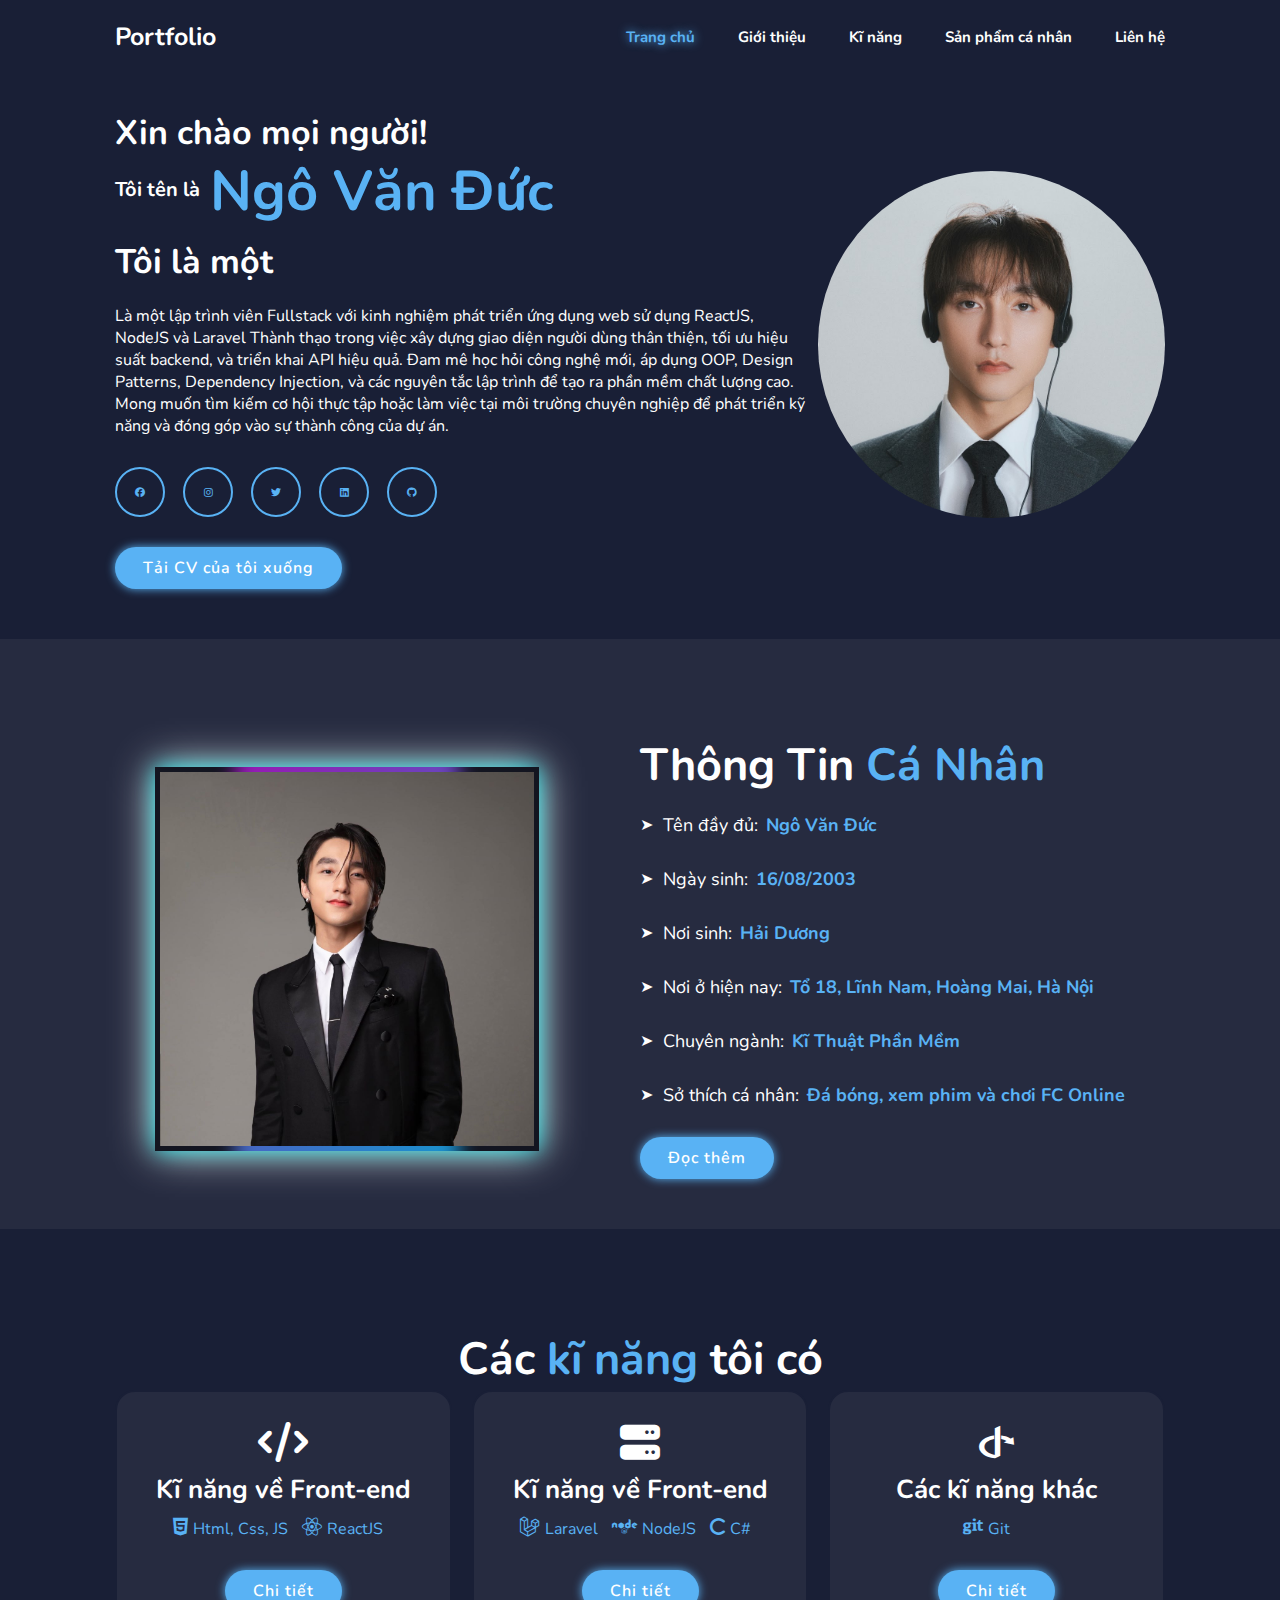
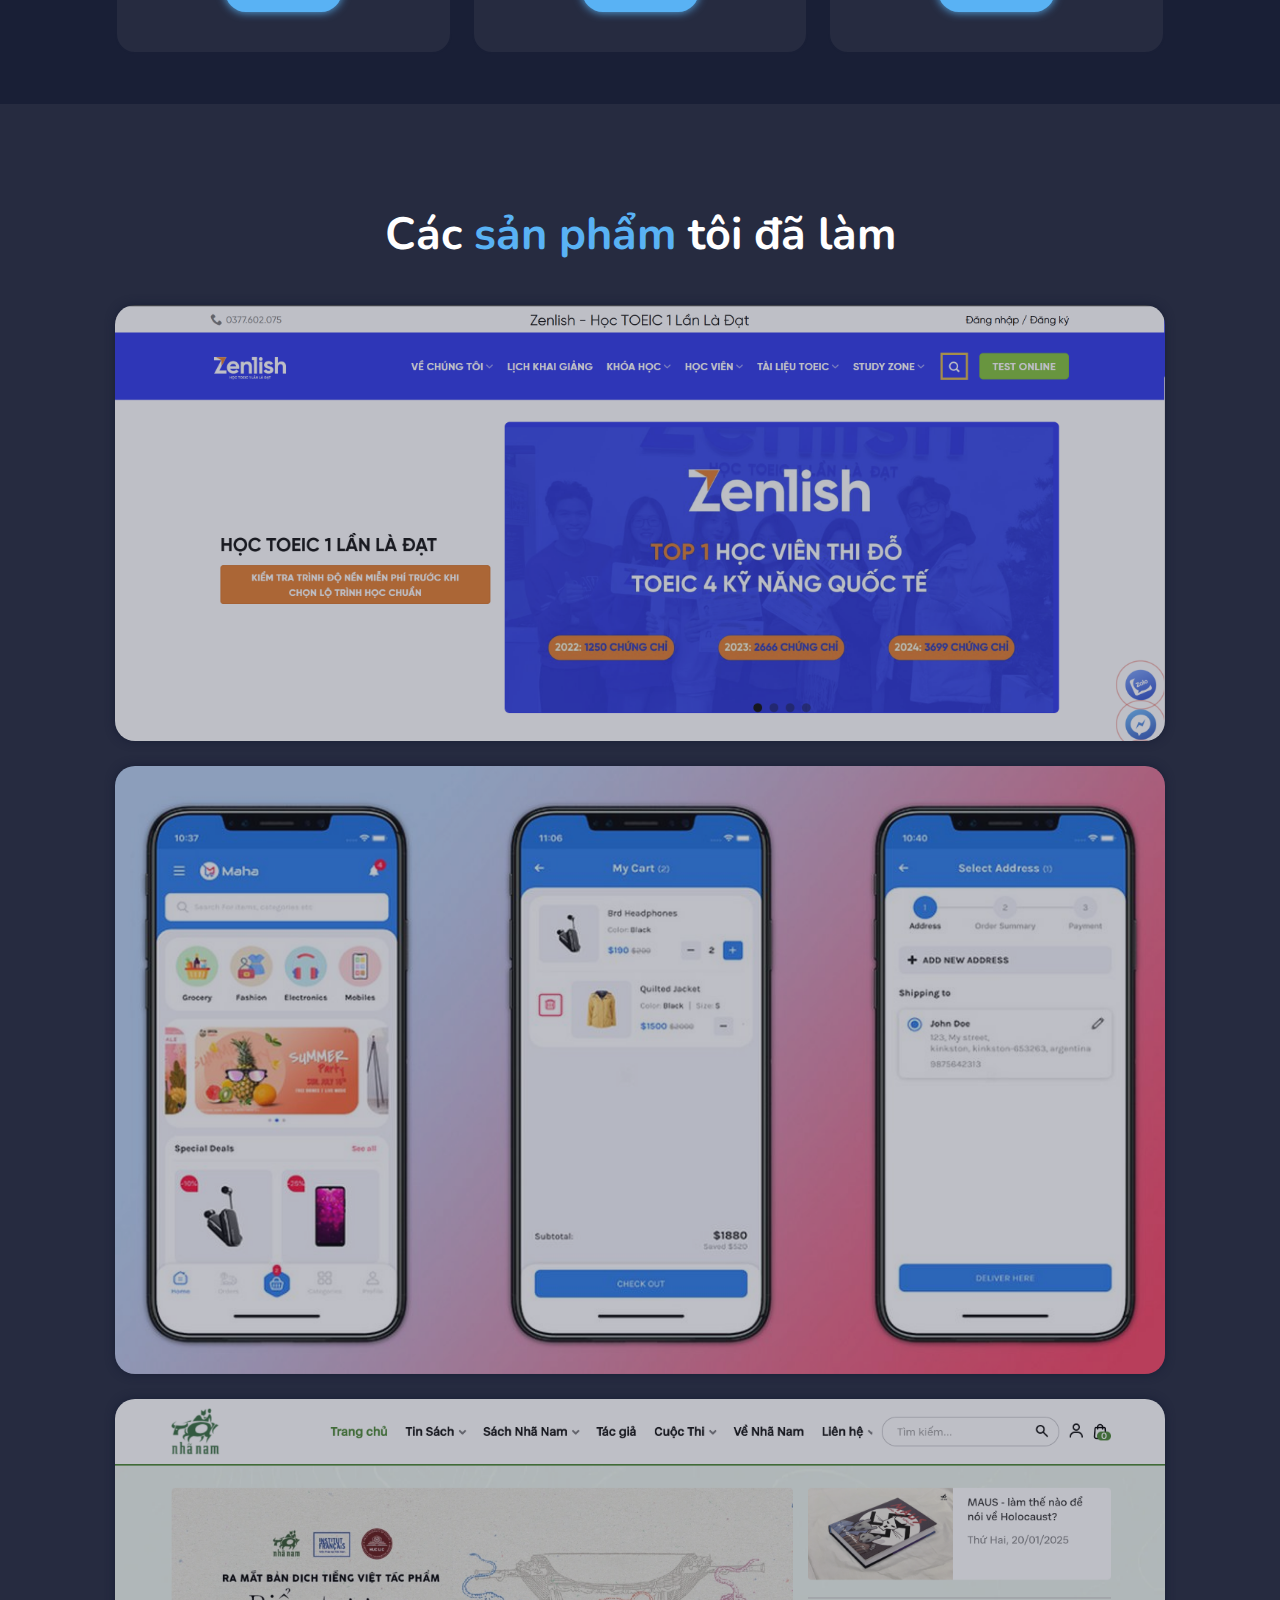
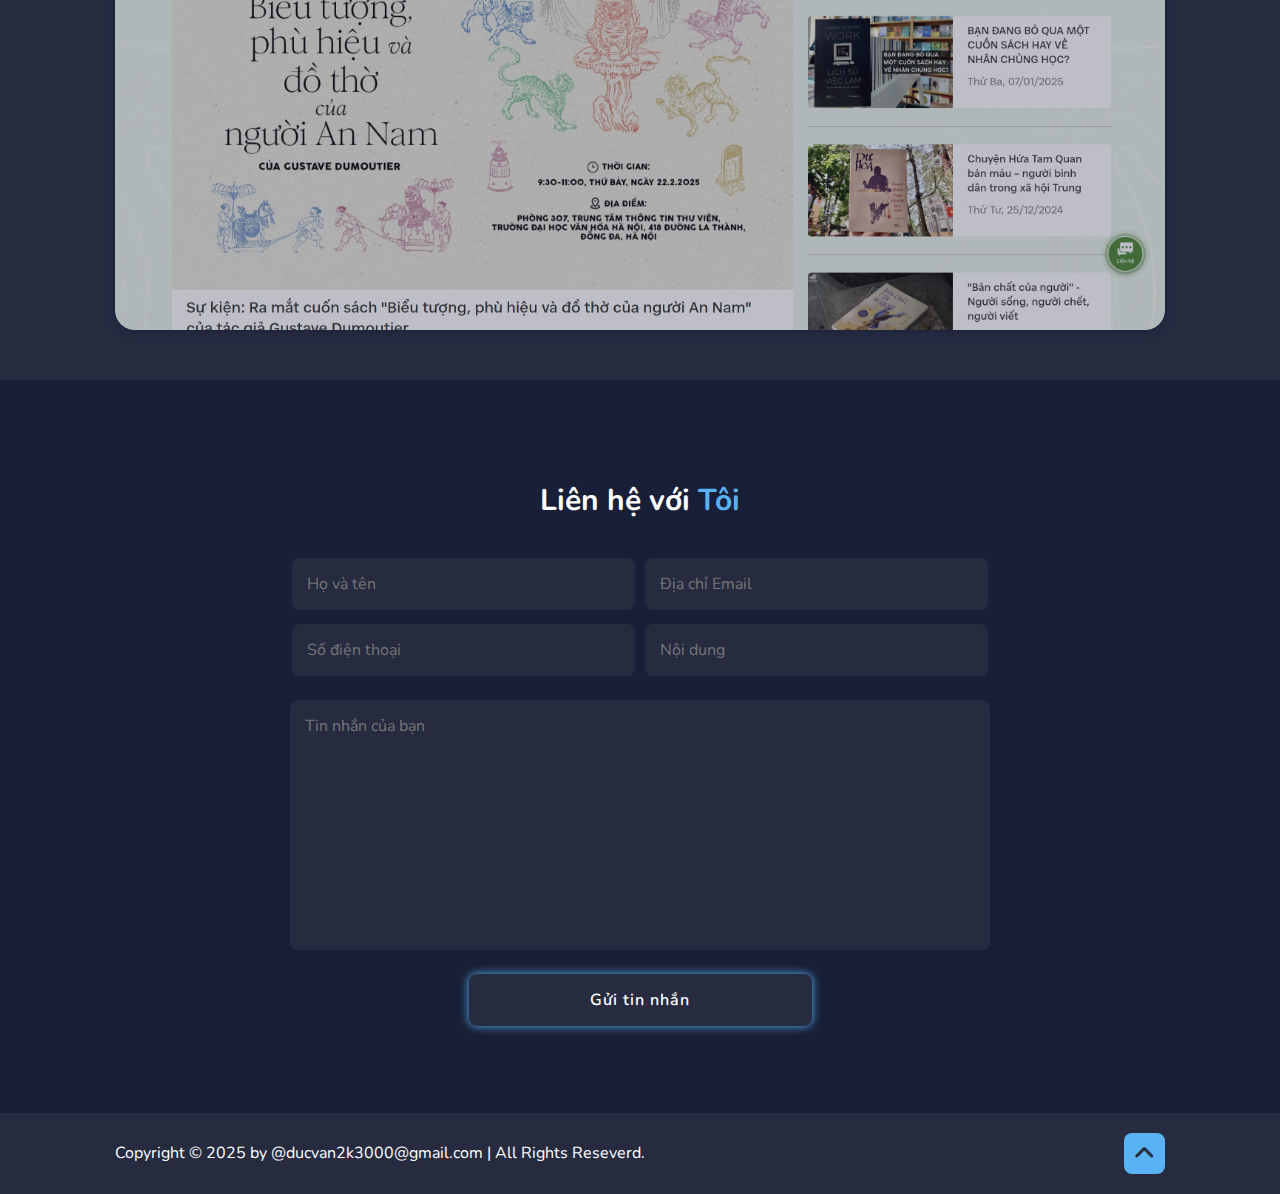
<file: index.html>
<!DOCTYPE html>
<html lang="en">
  <head>
    <meta charset="UTF-8" />
    <meta name="viewport" content="width=device-width, initial-scale=1.0" />
    <meta name="description" content="Portfolio của Developer chuyên nghiệp" />
    <meta
      name="keywords"
      content="Portfolio, Developer, Front-end, Thực tập sinh" />
    <meta name="robots" content="index, follow" />
    <link rel="stylesheet" href="./css/styles.css" />
    <link
      rel="stylesheet"
      href="https://cdnjs.cloudflare.com/ajax/libs/font-awesome/6.7.2/css/all.min.css"
      integrity="sha512-Evv84Mr4kqVGRNSgIGL/F/aIDqQb7xQ2vcrdIwxfjThSH8CSR7PBEakCr51Ck+w+/U6swU2Im1vVX0SVk9ABhg=="
      crossorigin="anonymous"
      referrerpolicy="no-referrer" />
    <title>Chào mừng đến với Portfolio của Ngô Văn Đức</title>
  </head>

  <body>
    <header class="header">
      <div class="logo_nav">
        <a href="#" class="logo">Portfolio</a>
      </div>
      <i class="fa-solid fa-bars menu_icon" id="menu_icon"></i>
      <nav class="navbar">
        <a href="#home" class="active">Trang chủ</a>
        <a href="#about" class="">Giới thiệu</a>
        <a href="#service" class="">Kĩ năng</a>
        <a href="#portfolio" class="">Sản phẩm cá nhân</a>
        <a href="#contact" class="">Liên hệ</a>
      </nav>
    </header>

    <section class="home" id="home">
      <div class="home_content">
        <h3>Xin chào mọi người!</h3>
        <div class="name_user">
          <h3>Tôi tên là</h3>
          <h1>Ngô Văn Đức</h1>
        </div>
        <h3 class="typing_text">Tôi là một <span></span></h3>
        <p>
          Là một lập trình viên Fullstack với kinh nghiệm phát triển ứng dụng
          web sử dụng ReactJS, NodeJS và Laravel Thành thạo trong việc xây dựng
          giao diện người dùng thân thiện, tối ưu hiệu suất backend, và triển
          khai API hiệu quả. Đam mê học hỏi công nghệ mới, áp dụng OOP, Design
          Patterns, Dependency Injection, và các nguyên tắc lập trình để tạo ra
          phần mềm chất lượng cao. Mong muốn tìm kiếm cơ hội thực tập hoặc làm
          việc tại môi trường chuyên nghiệp để phát triển kỹ năng và đóng góp
          vào sự thành công của dự án.
        </p>
        <div class="social_media">
          <a href="#" class=""><i class="fa-brands fa-facebook"></i></a>
          <a href="#" class=""><i class="fa-brands fa-instagram"></i></a>
          <a href="#" class=""><i class="fa-brands fa-twitter"></i></a>
          <a href="#" class=""><i class="fa-brands fa-linkedin"></i></a>
          <a href="#" class=""><i class="fa-brands fa-github"></i></a>
        </div>
        <a href="#" class="btn">Tải CV của tôi xuống</a>
      </div>

      <div class="home_img">
        <img src="./assets/avatar 4.jpg" alt="avatar-portfolio" />
      </div>
    </section>

    <section class="about" id="about">
      <div class="about_img">
        <div class="about_loading_img">
          <img src="./assets/avatar ab.jpg" alt="avatar-about" />
        </div>
      </div>
      <div class="about_content">
        <h2 class="heading_about">Thông Tin <span>Cá Nhân</span></h2>
        <ul>
          <li>Tên đầy đủ: <span>Ngô Văn Đức</span></li>
          <li>Ngày sinh: <span>16/08/2003</span></li>
          <li>Nơi sinh: <span>Hải Dương</span></li>
          <li>
            Nơi ở hiện nay: <span>Tổ 18, Lĩnh Nam, Hoàng Mai, Hà Nội</span>
          </li>
          <li>Chuyên ngành: <span>Kĩ Thuật Phần Mềm</span></li>
          <li>
            Sở thích cá nhân:
            <span>Đá bóng, xem phim và chơi FC Online </span>
          </li>
        </ul>
        <a href="#" class="btn">Đọc thêm</a>
      </div>
    </section>

    <section class="service" id="service">
      <h2 class="heading_about">Các <span>kĩ năng</span> tôi có</h2>
      <div class="service_container">
        <div class="service_box">
          <i class="fa-solid fa-code iconic"></i>
          <h3>Kĩ năng về Front-end</h3>
          <p>
            <span><i class="fa-brands fa-html5"></i>Html, Css, JS</span>
            <span><i class="fa-brands fa-react"></i>ReactJS</span>
          </p>
          <a href="#" class="btn">Chi tiết</a>
        </div>
        <div class="service_box">
          <i class="fa-solid fa-server iconic"></i>
          <h3>Kĩ năng về Front-end</h3>

          <p>
            <span><i class="fa-brands fa-laravel"></i>Laravel</span>
            <span><i class="fa-brands fa-node"></i>NodeJS</span>
            <span><i class="fa-solid fa-c"></i>C#</span>
          </p>
          <a href="#" class="btn">Chi tiết</a>
        </div>
        <div class="service_box">
          <i class="fa-brands fa-openid iconic"></i>
          <h3>Các kĩ năng khác</h3>
          <p>
            <span><i class="fa-brands fa-git"></i>Git</span>
            <span></span>
          </p>
          <a href="#" class="btn">Chi tiết</a>
        </div>
      </div>
    </section>

    <section class="portfolio" id="portfolio">
      <h2 class="heading_about">Các <span>sản phẩm</span> tôi đã làm</h2>
      <div class="portfolio_container">
        <div class="portfolio_box">
          <img src="./assets/portfolio 1.png" alt="portfolio-1" />
          <div class="portfolio_layer">
            <h4>Web học và thi Toeic Zenlish</h4>
            <p>
              Zenlish là một nền tảng học và luyện thi TOEIC hiệu quả, giúp
              người dùng nâng cao kỹ năng tiếng Anh thông qua hệ thống bài
              giảng, bài tập và đề thi thử chuẩn TOEIC. Website cung cấp lộ
              trình học bài bản, phân tích chi tiết kết quả làm bài, cùng các
              mẹo hữu ích để cải thiện điểm số.
            </p>
            <a href="#">
              <i class="fa-solid fa-up-right-from-square"></i>
            </a>
          </div>
        </div>
        <div class="portfolio_box">
          <img src="./assets/portfolio 3.png" alt="portfolio-1" />
          <div class="portfolio_layer">
            <h4>Ứng dụng di động kinh doanh đồ công nghệ</h4>
            <p>
              Ứng dụng mua sắm công nghệ thông minh, mang đến trải nghiệm mua
              sắm tiện lợi với các sản phẩm điện thoại, laptop, phụ kiện và
              thiết bị thông minh. Giao diện trực quan, cập nhật nhanh các
              chương trình khuyến mãi, cùng tính năng thanh toán an toàn, giúp
              bạn mua sắm dễ dàng chỉ với vài thao tác
            </p>
            <a href="#">
              <i class="fa-solid fa-up-right-from-square"></i>
            </a>
          </div>
        </div>
        <div class="portfolio_box">
          <img src="./assets/portfolio 2.png" alt="portfolio-1" />
          <div class="portfolio_layer">
            <h4>Web bán sách Nhã Nam</h4>
            <p>
              Nền tảng mua sắm sách trực tuyến cung cấp hàng ngàn đầu sách đa
              dạng từ giáo trình, sách kỹ năng, đến tiểu thuyết, truyện tranh.
              Giao diện thân thiện, tìm kiếm nhanh chóng, cùng chính sách giao
              hàng linh hoạt giúp bạn dễ dàng sở hữu những cuốn sách yêu thích.
            </p>
            <a href="#">
              <i class="fa-solid fa-up-right-from-square"></i>
            </a>
          </div>
        </div>
      </div>
    </section>

    <section class="contact" id="contact">
      <h2>Liên hệ với <span>Tôi</span></h2>
      <form action="#">
        <div class="input_box">
          <input type="text" placeholder="Họ và tên" />
          <input type="text" placeholder="Địa chỉ Email" />
        </div>
        <div class="input_box">
          <input type="number" placeholder="Số điện thoại" />
          <input type="text" placeholder="Nội dung" />
          <textarea
            name=""
            id=""
            cols="30"
            rows="10"
            placeholder="Tin nhắn của bạn"></textarea>
          <input type="submit" value="Gửi tin nhắn" class="btn" />
        </div>
      </form>
    </section>

    <section class="footer">
      <div class="footer_text">
        <p>
          Copyright &copy; 2025 by @ducvan2k3000@gmail.com | All Rights
          Reseverd.
        </p>
      </div>
      <div class="footer_icon">
        <a href="#home">
          <i class="fa-solid fa-angle-up"></i>
        </a>
      </div>
    </section>

    <script src="./scripts/script.js"></script>
  </body>
</html>
</file>
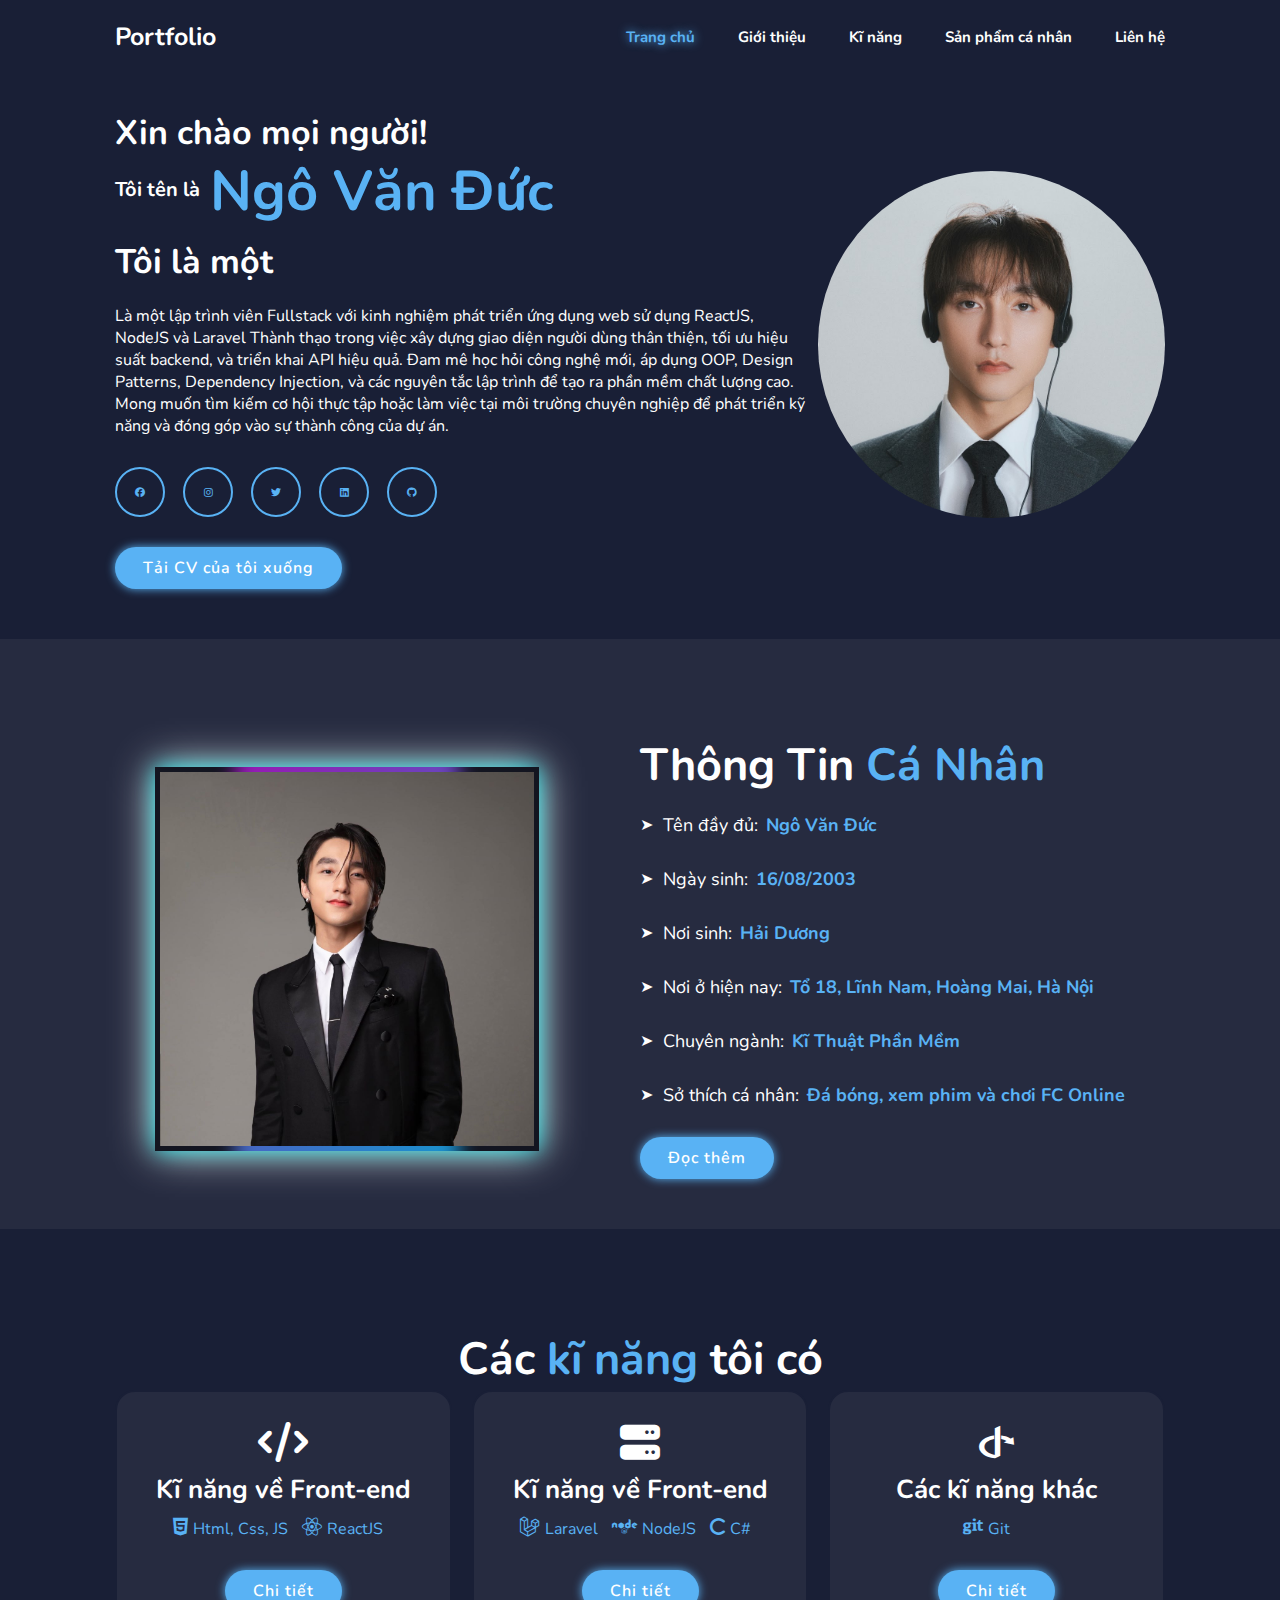
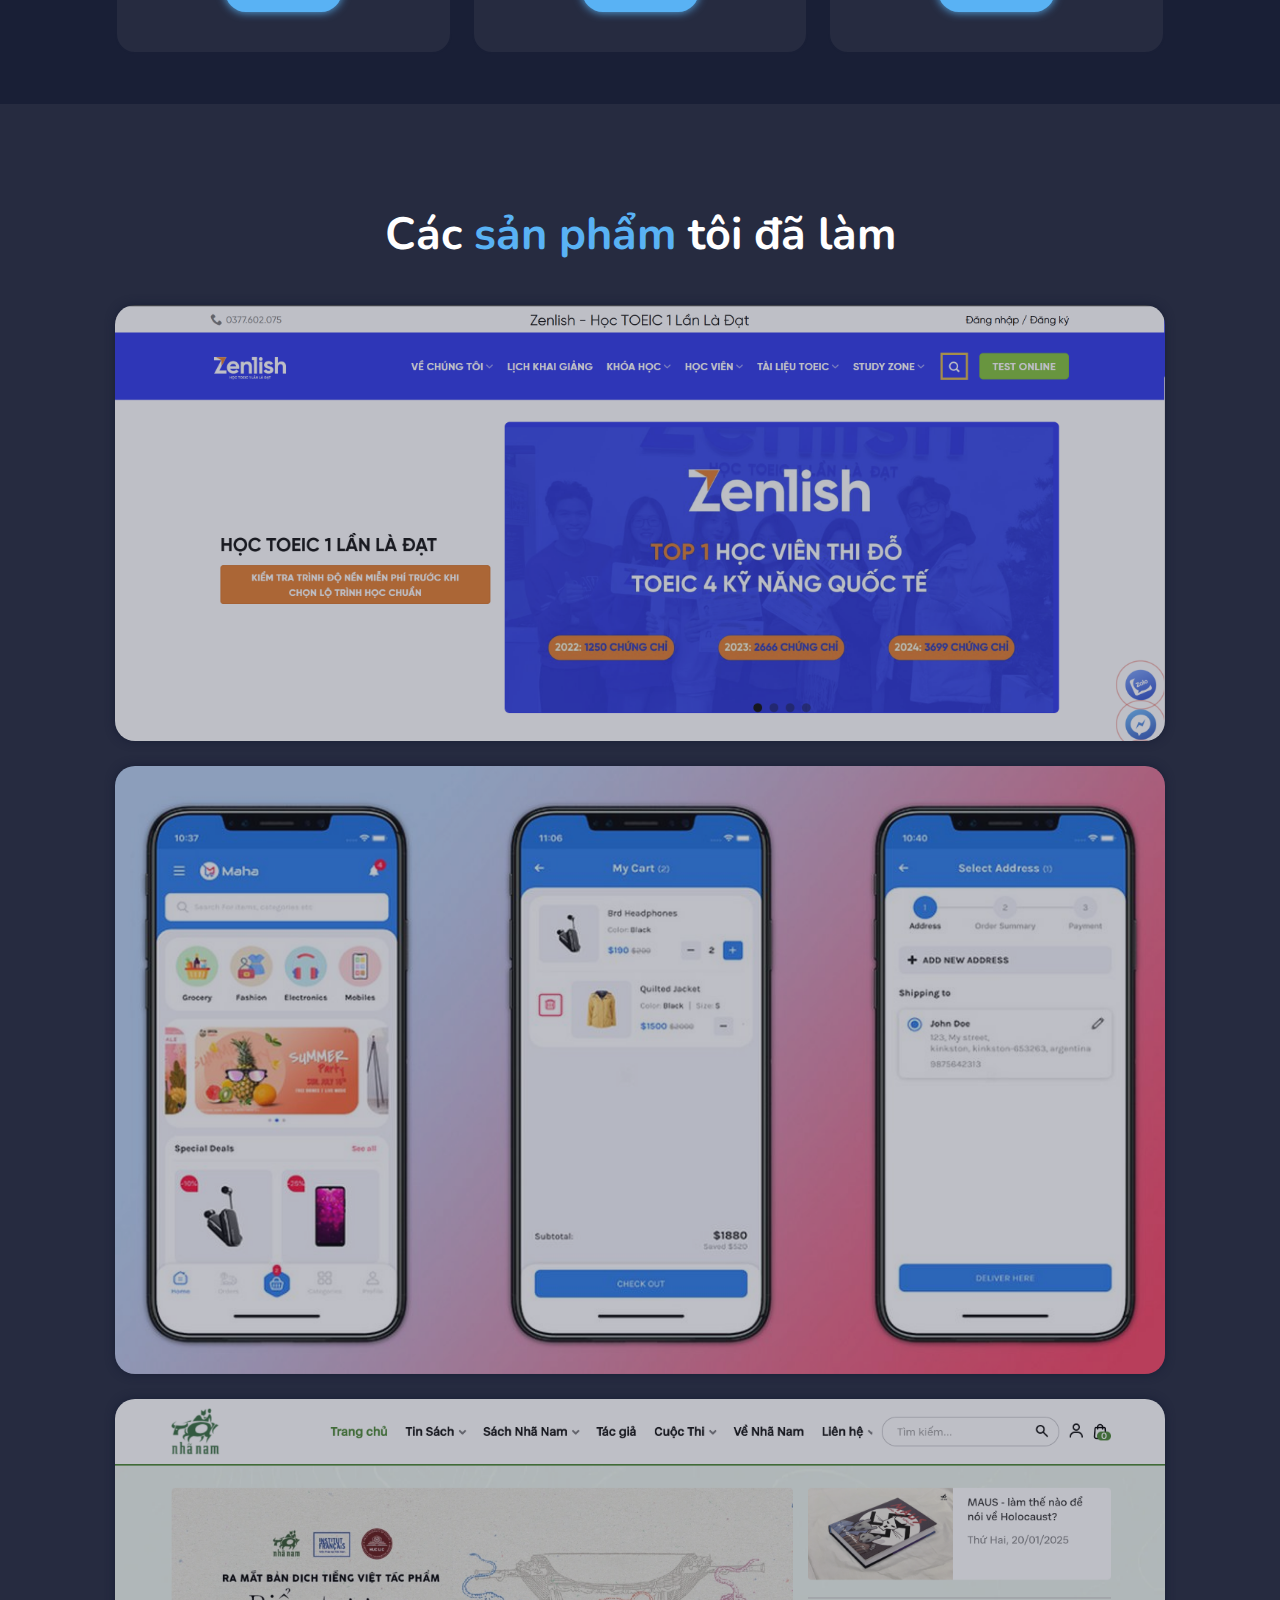
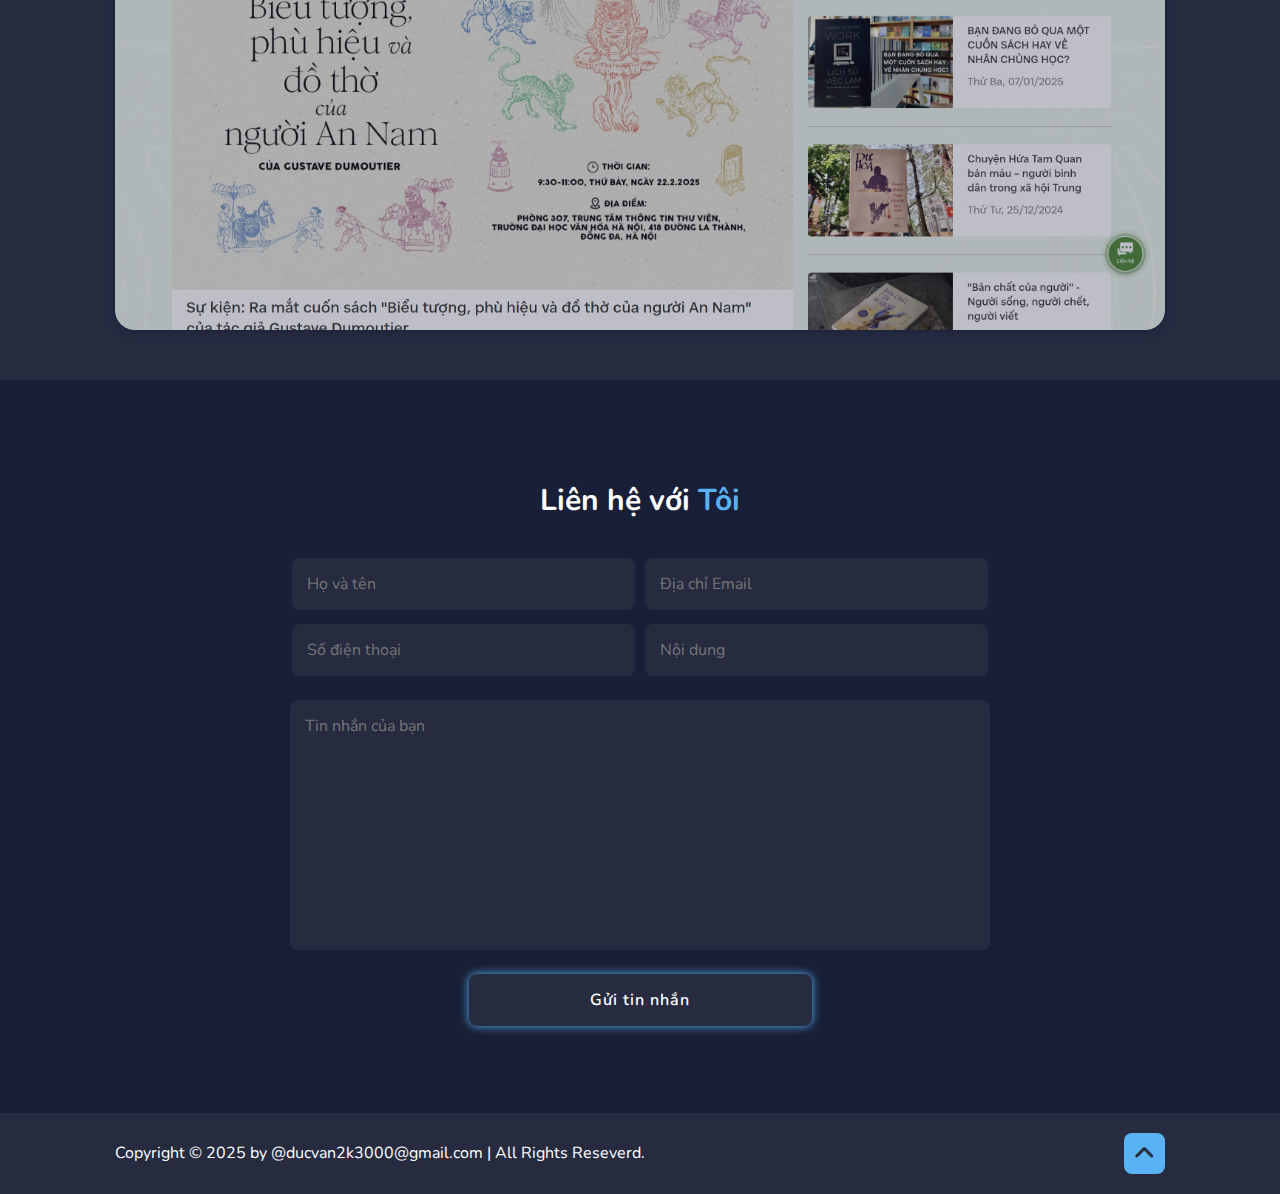
<file: home.html>
<!DOCTYPE html>
<html lang="en">
  <head>
    <meta charset="UTF-8" />
    <meta name="viewport" content="width=device-width, initial-scale=1.0" />
    <meta name="description" content="Portfolio của Developer chuyên nghiệp" />
    <meta
      name="keywords"
      content="Portfolio, Developer, Front-end, Thực tập sinh" />
    <meta name="robots" content="index, follow" />
    <link rel="stylesheet" href="/css/styles.css" />
    <link
      rel="stylesheet"
      href="https://cdnjs.cloudflare.com/ajax/libs/font-awesome/6.7.2/css/all.min.css"
      integrity="sha512-Evv84Mr4kqVGRNSgIGL/F/aIDqQb7xQ2vcrdIwxfjThSH8CSR7PBEakCr51Ck+w+/U6swU2Im1vVX0SVk9ABhg=="
      crossorigin="anonymous"
      referrerpolicy="no-referrer" />
    <title>Chào mừng đến với Portfolio của Ngô Văn Đức</title>
  </head>

  <body>
    <header class="header">
      <div class="logo_nav">
        <a href="#" class="logo">Portfolio</a>
      </div>
      <i class="fa-solid fa-bars menu_icon" id="menu_icon"></i>
      <nav class="navbar">
        <a href="#home" class="active">Trang chủ</a>
        <a href="#about" class="">Giới thiệu</a>
        <a href="#service" class="">Kĩ năng</a>
        <a href="#portfolio" class="">Sản phẩm cá nhân</a>
        <a href="#contact" class="">Liên hệ</a>
      </nav>
    </header>

    <section class="home" id="home">
      <div class="home_content">
        <h3>Xin chào mọi người!</h3>
        <div class="name_user">
          <h3>Tôi tên là</h3>
          <h1>Ngô Văn Đức</h1>
        </div>
        <h3 class="typing_text">Tôi là một <span></span></h3>
        <p>
          Là một lập trình viên Fullstack với kinh nghiệm phát triển ứng dụng
          web sử dụng ReactJS, NodeJS và Laravel Thành thạo trong việc xây dựng
          giao diện người dùng thân thiện, tối ưu hiệu suất backend, và triển
          khai API hiệu quả. Đam mê học hỏi công nghệ mới, áp dụng OOP, Design
          Patterns, Dependency Injection, và các nguyên tắc lập trình để tạo ra
          phần mềm chất lượng cao. Mong muốn tìm kiếm cơ hội thực tập hoặc làm
          việc tại môi trường chuyên nghiệp để phát triển kỹ năng và đóng góp
          vào sự thành công của dự án.
        </p>
        <div class="social_media">
          <a href="#" class=""><i class="fa-brands fa-facebook"></i></a>
          <a href="#" class=""><i class="fa-brands fa-instagram"></i></a>
          <a href="#" class=""><i class="fa-brands fa-twitter"></i></a>
          <a href="#" class=""><i class="fa-brands fa-linkedin"></i></a>
          <a href="#" class=""><i class="fa-brands fa-github"></i></a>
        </div>
        <a href="#" class="btn">Tải CV của tôi xuống</a>
      </div>

      <div class="home_img">
        <img src="../assets/avatar 4.jpg" alt="avatar-portfolio" />
      </div>
    </section>

    <section class="about" id="about">
      <div class="about_img">
        <div class="about_loading_img">
          <img src="../assets/avatar ab.jpg" alt="avatar-about" />
        </div>
      </div>
      <div class="about_content">
        <h2 class="heading_about">Thông Tin <span>Cá Nhân</span></h2>
        <ul>
          <li>Tên đầy đủ: <span>Ngô Văn Đức</span></li>
          <li>Ngày sinh: <span>16/08/2003</span></li>
          <li>Nơi sinh: <span>Hải Dương</span></li>
          <li>
            Nơi ở hiện nay: <span>Tổ 18, Lĩnh Nam, Hoàng Mai, Hà Nội</span>
          </li>
          <li>Chuyên ngành: <span>Kĩ Thuật Phần Mềm</span></li>
          <li>
            Sở thích cá nhân:
            <span>Đá bóng, xem phim và chơi FC Online </span>
          </li>
        </ul>
        <a href="#" class="btn">Đọc thêm</a>
      </div>
    </section>

    <section class="service" id="service">
      <h2 class="heading_about">Các <span>kĩ năng</span> tôi có</h2>
      <div class="service_container">
        <div class="service_box">
          <i class="fa-solid fa-code iconic"></i>
          <h3>Kĩ năng về Front-end</h3>
          <p>
            <span><i class="fa-brands fa-html5"></i>Html, Css, JS</span>
            <span><i class="fa-brands fa-react"></i>ReactJS</span>
          </p>
          <a href="#" class="btn">Chi tiết</a>
        </div>
        <div class="service_box">
          <i class="fa-solid fa-server iconic"></i>
          <h3>Kĩ năng về Front-end</h3>

          <p>
            <span><i class="fa-brands fa-laravel"></i>Laravel</span>
            <span><i class="fa-brands fa-node"></i>NodeJS</span>
            <span><i class="fa-solid fa-c"></i>C#</span>
          </p>
          <a href="#" class="btn">Chi tiết</a>
        </div>
        <div class="service_box">
          <i class="fa-brands fa-openid iconic"></i>
          <h3>Các kĩ năng khác</h3>
          <p>
            <span><i class="fa-brands fa-git"></i>Git</span>
            <span></span>
          </p>
          <a href="#" class="btn">Chi tiết</a>
        </div>
      </div>
    </section>

    <section class="portfolio" id="portfolio">
      <h2 class="heading_about">Các <span>sản phẩm</span> tôi đã làm</h2>
      <div class="portfolio_container">
        <div class="portfolio_box">
          <img src="../assets/portfolio 1.png" alt="portfolio-1" />
          <div class="portfolio_layer">
            <h4>Web học và thi Toeic Zenlish</h4>
            <p>
              Zenlish là một nền tảng học và luyện thi TOEIC hiệu quả, giúp
              người dùng nâng cao kỹ năng tiếng Anh thông qua hệ thống bài
              giảng, bài tập và đề thi thử chuẩn TOEIC. Website cung cấp lộ
              trình học bài bản, phân tích chi tiết kết quả làm bài, cùng các
              mẹo hữu ích để cải thiện điểm số.
            </p>
            <a href="#">
              <i class="fa-solid fa-up-right-from-square"></i>
            </a>
          </div>
        </div>
        <div class="portfolio_box">
          <img src="../assets/portfolio 3.png" alt="portfolio-1" />
          <div class="portfolio_layer">
            <h4>Ứng dụng di động kinh doanh đồ công nghệ</h4>
            <p>
              Ứng dụng mua sắm công nghệ thông minh, mang đến trải nghiệm mua
              sắm tiện lợi với các sản phẩm điện thoại, laptop, phụ kiện và
              thiết bị thông minh. Giao diện trực quan, cập nhật nhanh các
              chương trình khuyến mãi, cùng tính năng thanh toán an toàn, giúp
              bạn mua sắm dễ dàng chỉ với vài thao tác
            </p>
            <a href="#">
              <i class="fa-solid fa-up-right-from-square"></i>
            </a>
          </div>
        </div>
        <div class="portfolio_box">
          <img src="../assets/portfolio 2.png" alt="portfolio-1" />
          <div class="portfolio_layer">
            <h4>Web bán sách Nhã Nam</h4>
            <p>
              Nền tảng mua sắm sách trực tuyến cung cấp hàng ngàn đầu sách đa
              dạng từ giáo trình, sách kỹ năng, đến tiểu thuyết, truyện tranh.
              Giao diện thân thiện, tìm kiếm nhanh chóng, cùng chính sách giao
              hàng linh hoạt giúp bạn dễ dàng sở hữu những cuốn sách yêu thích.
            </p>
            <a href="#">
              <i class="fa-solid fa-up-right-from-square"></i>
            </a>
          </div>
        </div>
      </div>
    </section>

    <section class="contact" id="contact">
      <h2>Liên hệ với <span>Tôi</span></h2>
      <form action="#">
        <div class="input_box">
          <input type="text" placeholder="Họ và tên" />
          <input type="text" placeholder="Địa chỉ Email" />
        </div>
        <div class="input_box">
          <input type="number" placeholder="Số điện thoại" />
          <input type="text" placeholder="Nội dung" />
          <textarea
            name=""
            id=""
            cols="30"
            rows="10"
            placeholder="Tin nhắn của bạn"></textarea>
          <input type="submit" value="Gửi tin nhắn" class="btn" />
        </div>
      </form>
    </section>

    <section class="footer">
      <div class="footer_text">
        <p>
          Copyright &copy; 2025 by @ducvan2k3000@gmail.com | All Rights
          Reseverd.
        </p>
      </div>
      <div class="footer_icon">
        <a href="#home">
          <i class="fa-solid fa-angle-up"></i>
        </a>
      </div>
    </section>

    <script src="../scripts/script.js"></script>
  </body>
</html>
</file>
<file: css/styles.css>
@import url("https://fonts.googleapis.com/css2?family=EB+Garamond:ital,wght@0,400..800;1,400..800&family=Lato:ital,wght@0,100;0,300;0,400;0,700;0,900;1,100;1,300;1,400;1,700;1,900&family=Nunito:ital,wght@0,200..1000;1,200..1000&family=Roboto:ital,wght@0,100;0,300;0,400;0,500;0,700;0,900;1,100;1,300;1,400;1,500;1,700;1,900&display=swap");

* {
  margin: 0;
  padding: 0;
  box-sizing: border-box;
  scroll-behavior: smooth;
  border: none;
  outline: none;
  text-decoration: none;
  font-family: "Nunito", sans-serif;
}

:root {
  --bg-color: #191f36;
  --snd-bg-color: #262b40;
  --text-color: #fff;
  --main-color: #59b2f4;
}

html {
  font-size: 62.5%;
  overflow-x: hidden;
}

body {
  background-color: var(--bg-color);
  color: var(--text-color);
}

section {
  min-width: 100vh;
  padding: 10rem 9% 5rem;
}

span {
  color: var(--main-color);
}

.header {
  position: fixed;
  top: 0;
  width: 100%;
  left: 0;
  padding: 2rem 9%;
  background-color: var(--bg-color);
  display: flex;
  justify-content: space-between;
  align-items: center;
  z-index: 100;
}

.logo {
  font-size: 2.5rem;
  color: var(--text-color);
  font-weight: 700;
  cursor: default;
}

.navbar a {
  font-size: 1.5rem;
  color: var(--text-color);
  margin-left: 4rem;
  font-weight: 700;
  position: relative;
  width: max-content;
}

.navbar a::after {
  content: "";
  bottom: -0.5rem;
  height: 0.4rem;
  width: 100%;
  position: absolute;
  width: 100%;
  left: 0;
  background-color: var(--text-color);
  transition: 0.4s ease-in-out;
  transform: scaleX(0);
}
.navbar a:hover::after {
  transform: scaleX(1);
}

.navbar a:hover,
.navbar a.active {
  color: var(--main-color);
  text-shadow: 0 0 1rem var(--main-color);
}

.menu_icon {
  font-size: 3.6rem;
  color: var(--text-color);
}

.header i {
  display: none;
}

.home {
  display: flex;
  justify-content: center;
  align-items: center;
  gap: 1rem;
}
.home_content {
  flex: 2;
}
.home_content h1 {
  color: var(--main-color);
}
.home_content h3 {
  font-size: 3.4rem;
  margin-top: 1rem;
  font-weight: 700;
}

.typing_text span {
  position: relative;
}

.typing_text span::before {
  content: "Web Developer";
  color: var(--main-color);
  animation: words 20s infinite;
}

.typing_text span::after {
  content: "";
  background-color: var(--bg-color);
  position: absolute;
  width: calc(100% + 0.8rem);
  height: 100%;
  border-left: 0.3rem solid var(--bg-color);
  right: -0.8rem;
  animation: cursor 0.6s infinite, typing 20s steps(14) infinite;
}

@keyframes cursor {
  to {
    border-left: 0.3rem solid var(--main-color);
  }
}

@keyframes words {
  0%,
  20% {
    content: "Front-end Developer";
  }
  21%,
  40% {
    content: "Back-end Developer";
  }
  41%,
  60% {
    content: "Fullstack Developer";
  }
  61%,
  80% {
    content: "Web Designer";
  }
  81%,
  100% {
    content: "Software Engineer";
  }
}

@keyframes typing {
  10%,
  15%,
  30%,
  35%,
  50%,
  55%,
  70%,
  75%,
  90%,
  95% {
    width: 0;
  }

  5%,
  20%,
  25%,
  40%,
  45%,
  60%,
  65%,
  80%,
  85% {
    width: calc(100% + 8px);
  }
}

.home_content h3:nth-of-type(2) {
  margin-bottom: 2rem;
}

.home_content .name_user {
  display: flex;
  gap: 1rem;
}

.name_user h1 {
  font-size: 5.6rem;
  line-height: 1.3;
  font-weight: 700;
}

.name_user h3 {
  font-size: 2rem;
  padding-top: 1rem;
}

.home_img {
  flex: 1;
  display: flex;
  justify-content: center;
  overflow: hidden;
  border-radius: 50%;
}
.home_img img {
  object-fit: cover;
  /* animation: floatImage 7s ease-in-out infinite; */
  transition: transform 0.8s;
  height: 100%;
  overflow: hidden;
  width: 28vw;
}

.home_img:hover img {
  transform: scale(1.5);
}

/* @keyframes floatImage {
  50% {
    transform: translateY(1rem);
    border-radius: 45% 55% 45% 55%;
  }

  100% {
    transform: translateY();
  }
} */

.home_content p {
  font-size: 1.6rem;
}

.social_media a {
  display: inline-flex;
  justify-content: center;
  align-items: center;
  width: 5rem;
  height: 5rem;
  background: transparent;
  border: 0.2rem solid var(--main-color);
  color: var(--main-color);
  border-radius: 50%;
  margin: 3rem 1.5rem 3rem 0;
  transition: 0.5s ease;
}

.social_media a:hover {
  background: var(--main-color);
  color: var(--snd-bf-color);
  box-shadow: 0 0 1rem var(--main-color);
}

.btn {
  display: inline-block;
  padding: 1rem 2.8rem;
  background: var(--main-color);
  border-radius: 4rem;
  box-shadow: 0 0 1rem var(--main-color);
  font-size: 1.6rem;
  color: var(--text-color);
  letter-spacing: 0.1rem;
  font-weight: 600;
  transition: 0.5s ease;
}
.btn_cv:hover {
  box-shadow: none;
}

.about {
  display: flex;
  align-items: center;
  justify-content: space-around;
  gap: 2rem;
  background: var(--snd-bg-color);
}

.about_img {
  position: relative;
  aspect-ratio: 1;
  width: 30vw;
  background-color: rgba(0, 0, 0, 0.5);
  overflow: hidden;
  box-shadow: 0px 0px 20px rgba(0, 255, 255, 0.7),
    0px 0px 40px rgb(250, 249, 250);
}

.about_img::before {
  content: "";
  position: absolute;
  inset: -10rem 8rem;
  background: linear-gradient(315deg, #00ccff, #d400d4);
  transition: 0.5s;
  animation: animate 4s linear infinite;
  filter: blur(10px); /* Làm mềm viền */
  opacity: 0.8; /* Giảm độ chói */
}
@keyframes animate {
  0% {
    transform: rotate(0deg);
  }
  0% {
    transform: rotate(360deg);
  }
}

.about_img:hover::before {
  inset: -14rem -6rem;
}

.about_img::after {
  content: "";
  position: absolute;
  inset: 0.6rem;
  background: #162052;
  z-index: 1;
}
.about_loading_img {
  position: absolute;
  inset: 0.5rem;
  z-index: 3;
  overflow: hidden;
}

.about_loading_img img {
  position: absolute;
  top: 0;
  left: 0;
  width: 100%;
  height: 100%;
  object-fit: cover;
}

.about_img img {
  width: 100%;
  object-fit: cover;
  z-index: 1;
}

.heading_about {
  text-align: center;
  font-size: 4.5rem;
}

.about_content h2 {
  text-align: left;
  line-height: 1.2;
}

.about_content h3 {
  font-size: 2.6rem;
}

.about_content ul li {
  font-size: 1.6rem;
  margin: 2rem 0 3rem;
}
.about_content ul {
  list-style: none;
  padding: 0;
  margin: 0;
  border-radius: 1rem;
  animation: fadeIn 1s ease-in-out;
}

.about_content ul li {
  position: relative;
  margin: 2rem 0 3rem;
  font-size: 1.8rem;
  border-radius: 0.8rem;
  display: flex;
  align-items: center;
  transition: all 0.3s ease-in-out, box-shadow 0.3s ease-in-out;
}

.about_content ul li:hover {
  transform: translateX(5px);
  box-shadow: 0px 0px 15px rgba(255, 255, 255, 0.8);
  background: #e3f2fd;
  color: #162052;
  font-weight: 700;
}

.about_content ul li::before {
  content: "➤";
  font-size: 1.6rem;
  margin-right: 1rem;
}

.about_content ul li span {
  font-weight: bold;
  padding-left: 0.8rem;
}

/* Animation xuất hiện */
@keyframes fadeIn {
  from {
    opacity: 0;
    transform: translateY(20px);
  }
  to {
    opacity: 1;
    transform: translateY(0);
  }
}

.service_container {
  display: flex;
  align-items: center;
  justify-content: center;
  flex-wrap: wrap;
  gap: 2rem;
}
.service_container .service_box {
  flex: 1 1 30rem;
  background: var(--snd-bg-color);
  padding: 3rem 2rem 4rem;
  border-radius: 2rem;
  text-align: center;
  border: 0.2rem solid var(--bg-color);
  transition: 0.5s ease;
}

.service_container .service_box:hover {
  border-color: var(--main-color);
  transform: scale(1.02);
}

.service_box .iconic {
  font-size: 4rem;
}
.service_box p {
  font-size: 1.6rem;
  margin: 1rem 0 3rem;
}
.service_box h3 {
  font-size: 2.6rem;
  margin-top: 1rem;
}
.service_box span {
  margin-right: 1rem;
}

.service_box span > i {
  margin-right: 0.5rem;
  font-size: 2rem;
}

.portfolio {
  background-color: var(--snd-bg-color);
}
.portfolio h2 {
  margin-bottom: 4rem;
}
.portfolio_container {
  display: grid;
  align-items: center;
  grid-template-columns: auto;
  gap: 2.5rem;
}

.portfolio_container .portfolio_box {
  position: relative;
  border-radius: 2rem;
  box-shadow: 0 0 1rem var(--bg-color);
  overflow: hidden;
  display: flex;
}

.portfolio_box img {
  width: 100%;
  transition: 0.5s ease;
  opacity: 0.7;
}
.portfolio_box:hover img {
  transform: scale(1.1);
}
.portfolio_box .portfolio_layer {
  position: absolute;
  left: 0;
  bottom: 0;
  width: 100%;
  height: 100%;
  background: linear-gradient(rgba(0, 0, 0, 0.1), var(--main-color));
  display: flex;
  justify-content: center;
  flex-direction: column;
  text-align: center;
  padding: 0 4rem;
  transform: translateY(100%);
  transition: 0.5s ease;
}
.portfolio_box:hover .portfolio_layer {
  transform: translateY(0);
}
.portfolio_layer h4 {
  font-size: 3rem;
}
.portfolio_layer p {
  font-size: 1.6rem;
  margin: 0.3rem 0 1rem;
}

.portfolio_layer a {
  display: inline-flex;
  justify-content: center;
  align-items: center;
  width: 5rem;
  height: 5rem;
  background: var(--text-color);
  border-radius: 50%;
}

.portfolio_layer a i {
  font-size: 2rem;
  color: var(--snd-bg-color);
}

.contact h2 {
  margin-bottom: 3rem;
  font-size: 3rem;
  text-align: center;
}
.contact form {
  max-width: 70rem;
  margin: 1rem auto;
  text-align: center;
  margin-bottom: 3rem;
}

.contact form .input_box {
  display: flex;
  justify-content: center;
  flex-wrap: wrap;
  gap: 1rem;
}

.contact form .input_box input,
.contact form textarea {
  width: 100%;
  padding: 1.5rem;
  font-size: 1.6rem;
  color: var(--text-color);
  background: var(--snd-bg-color);
  border-radius: 0.8rem;
  margin: 0.7rem 0;
}

.contact form .input_box input {
  width: 49%;
}
.contact form .input_box textarea {
  resize: none;
}

.contact form .btn {
  margin-top: 2rem;
  cursor: pointer;
}

.footer {
  display: flex;
  justify-content: space-between;
  align-items: center;
  flex-wrap: wrap;
  padding: 2rem 9%;
  background-color: var(--snd-bg-color);
  width: 100vw;
}
.footer_text {
  font-size: 1.6rem;
}
.footer_icon {
  display: inline-flex;
  justify-content: center;
  align-items: center;
  padding: 0.8rem 1rem;
  background: var(--main-color);
  border-radius: 0.8rem;
  transition: 0.5s ease;
}
.footer_icon a:hover {
  box-shadow: 0 0 1rem var(--main-color);
}

.footer_icon a i {
  font-size: 2.4rem;
  color: var(--snd-bg-color);
}

@media (max-width: 1200px) {
  html {
    font-size: 55%;
  }
}

@media (max-width: 992px) {
  .header {
    padding: 2rem 3%;
  }
  section {
    padding: 10rem 3%;
  }
  .service {
    padding: 7rem;
  }
  .portfolio {
    padding-bottom: 7rem;
  }
  .contact {
    min-height: auto;
  }
  .footer {
    padding: 2rem 3%;
  }
  .footer_text {
    font-size: 1.5rem;
  }

  .footer_icon {
    padding: 0.7rem 0.9rem;
  }

  .footer_icon a i {
    font-size: 2.2rem;
  }
}

@media (max-width: 768px) {
  .home {
    flex-direction: column;
  }
  .home_content h3 {
    font-size: 2.6rem;
  }
  .home_content {
    order: 2;
  }
  .home_content h1 {
    font-size: 5rem;
  }
  .home_img {
    width: 25vw;
    margin-top: 4rem;
  }
  .about {
    flex-direction: column;
  }
  .service h2 {
    margin-bottom: 3rem;
  }
  .navbar {
    position: absolute;
    top: 100%;
    left: 0;
    align-items: center;
    justify-content: center;
    flex-direction: column;
    width: 100%;
    padding: 1rem 3%;
    background-color: var(--bg-color);
    border-top: 0.1rem solid rgba(0, 0, 0, 0.2);
    box-shadow: 0 0.5rem 1rem rgba(0, 0, 0, 0.2);
    display: none;
  }
  .navbar a {
    padding: 1rem;
  }
  .navbar.active {
    display: flex;
  }
  .header i {
    display: block;
  }
}

@media (max-width: 617px) {
  .home_img {
    margin-top: 8rem;
  }
  .about_img {
    margin-top: 4rem;
  }
  .footer {
    text-align: center;
    padding: 1.5rem 5%;
  }

  .footer_text {
    font-size: 1.4rem;
    margin-bottom: 1rem;
  }

  .footer_icon {
    padding: 0.6rem 0.8rem;
  }

  .footer_icon a i {
    font-size: 2rem;
  }
}

@media (max-width: 450px) {
  html {
    font-size: 50%;
  }
  .contact form .input_box input {
    width: 100%;
  }
  .footer {
    text-align: left;
    font-size: 1.3rem;
    background-color: var(--bg-color);
  }
}

@media (max-width: 350px) {
  html {
    font-size: 35%;
  }
  .contact form .input_box input {
    width: 100%;
  }
  .portfolio_box {
    padding: 0.5rem;
  }

  .portfolio_layer p {
    font-size: 0.9rem; /* Giảm kích thước chữ */
  }

  .footer {
    padding: 1rem;
  }
}
</file>
